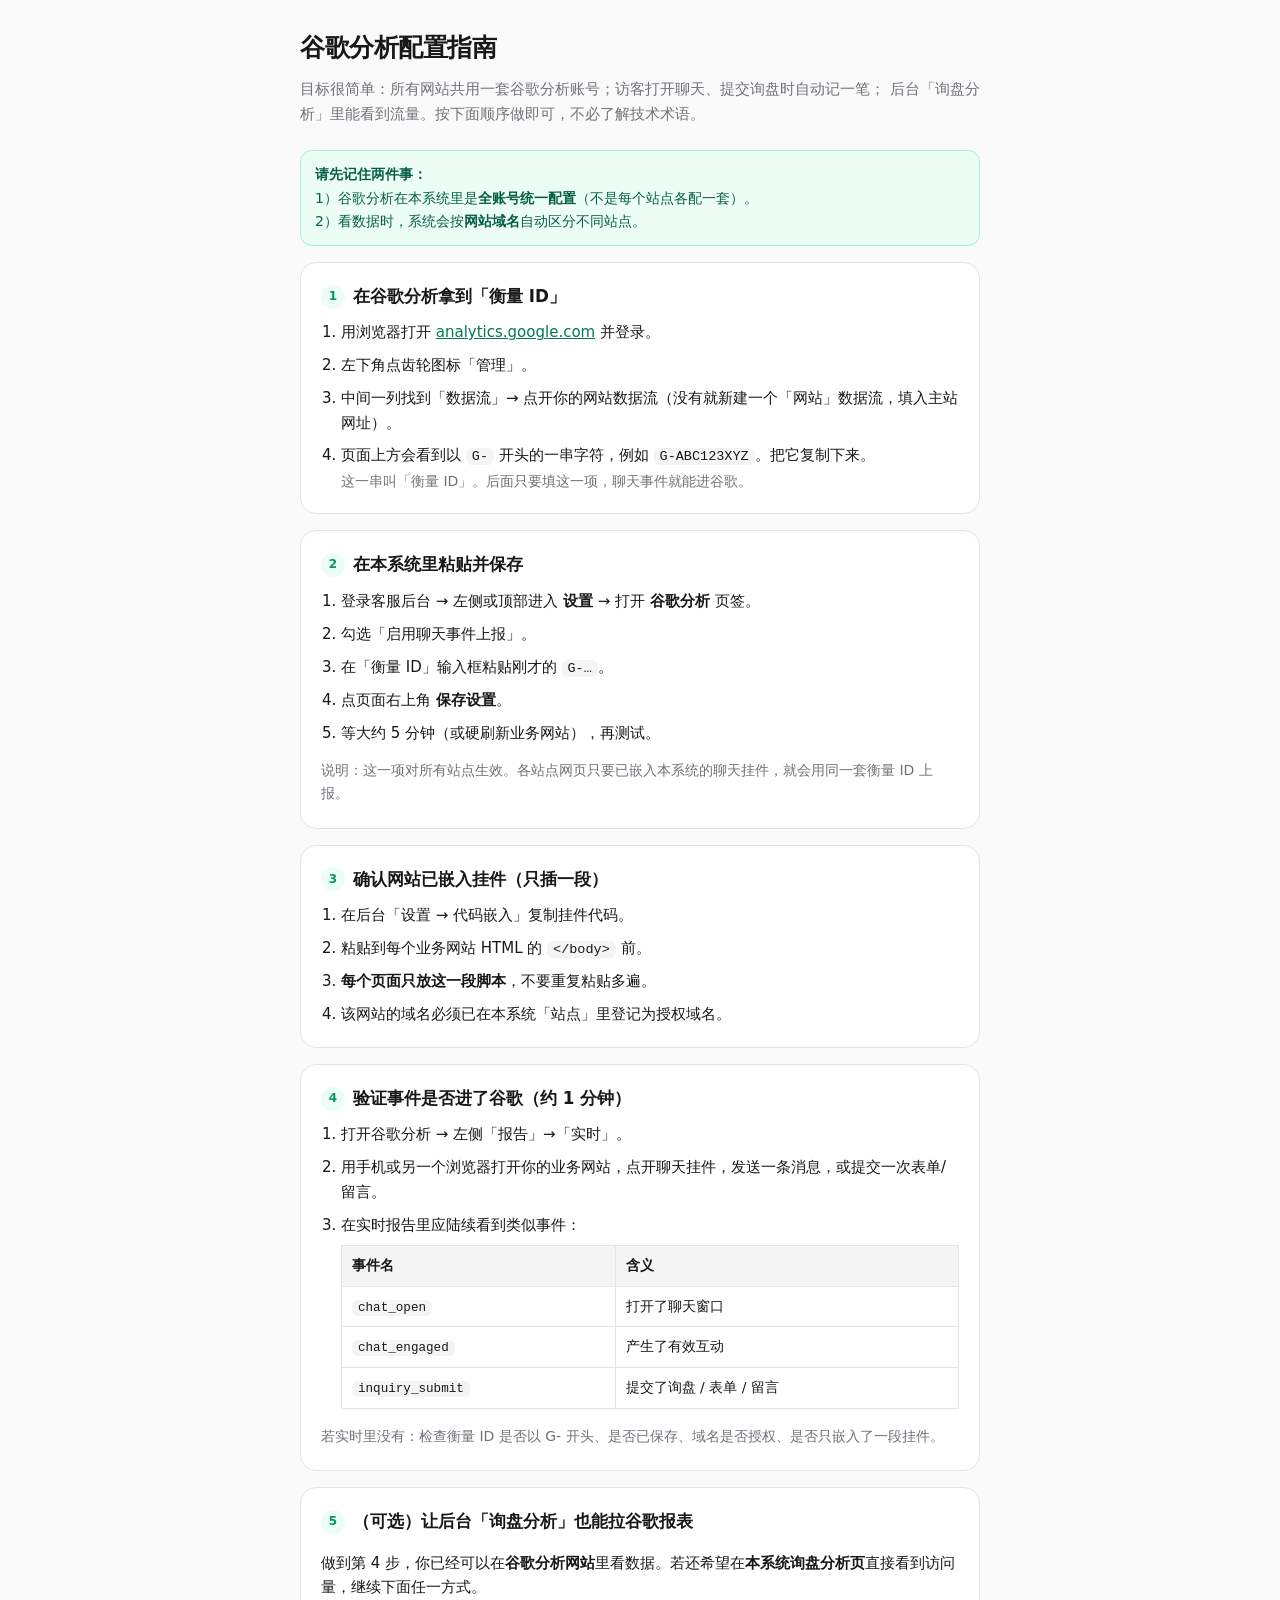
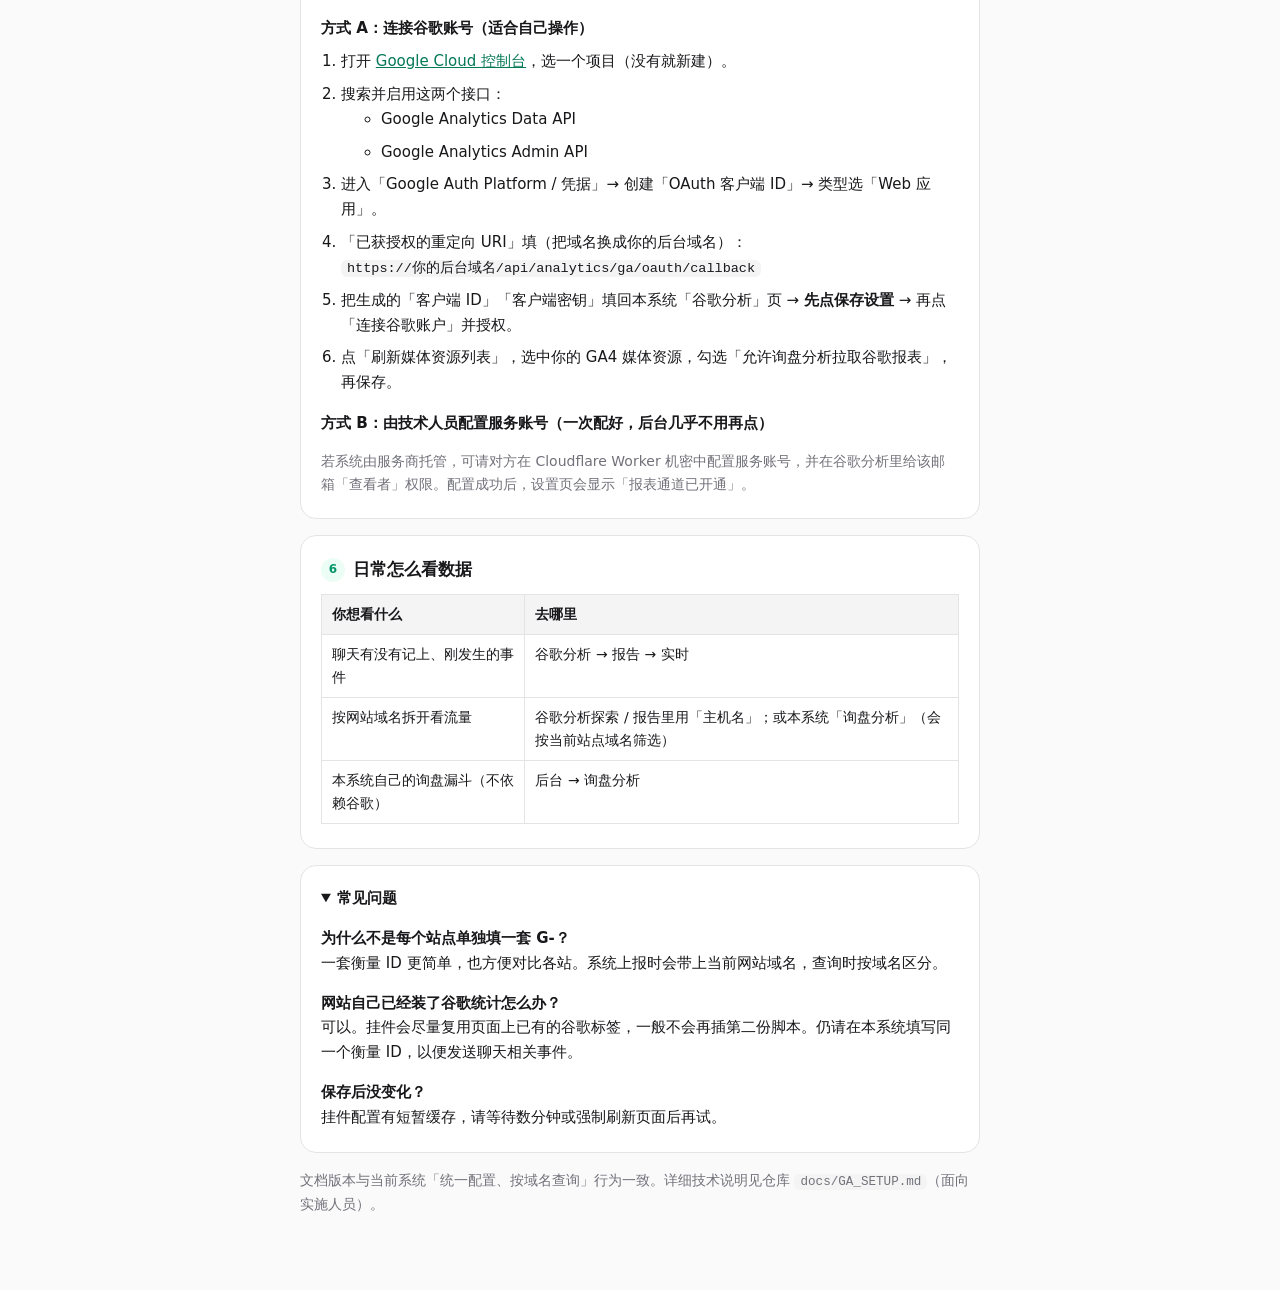
<file: client/ga-setup-guide.html>
<!DOCTYPE html>
<html lang="zh-CN">
<head>
  <meta charset="UTF-8" />
  <meta name="viewport" content="width=device-width, initial-scale=1" />
  <title>谷歌分析（GA）配置指南</title>
  <style>
    :root {
      color-scheme: light;
      --bg: #fafafa;
      --card: #fff;
      --text: #18181b;
      --muted: #71717a;
      --line: #e4e4e7;
      --accent: #059669;
      --accent-soft: #ecfdf5;
    }
    * { box-sizing: border-box; }
    body {
      margin: 0;
      font-family: system-ui, -apple-system, "Segoe UI", Roboto, "PingFang SC", "Microsoft YaHei", sans-serif;
      background: var(--bg);
      color: var(--text);
      line-height: 1.65;
      font-size: 15px;
    }
    .wrap { max-width: 720px; margin: 0 auto; padding: 28px 20px 64px; }
    h1 { font-size: 1.55rem; margin: 0 0 8px; letter-spacing: -0.02em; }
    .lead { color: var(--muted); margin: 0 0 24px; }
    .card {
      background: var(--card);
      border: 1px solid var(--line);
      border-radius: 16px;
      padding: 20px 20px 8px;
      margin-bottom: 16px;
    }
    .card h2 {
      font-size: 1.05rem;
      margin: 0 0 10px;
      display: flex;
      align-items: center;
      gap: 8px;
    }
    .step-num {
      display: inline-flex;
      width: 24px; height: 24px;
      border-radius: 999px;
      background: var(--accent-soft);
      color: var(--accent);
      font-size: 12px;
      font-weight: 700;
      align-items: center;
      justify-content: center;
      flex-shrink: 0;
    }
    ol.steps { margin: 0 0 12px; padding-left: 1.25rem; }
    ol.steps li { margin: 0 0 8px; }
    .tip {
      background: var(--accent-soft);
      border: 1px solid #a7f3d0;
      color: #065f46;
      border-radius: 12px;
      padding: 12px 14px;
      font-size: 14px;
      margin: 12px 0 16px;
    }
    code, .mono {
      font-family: ui-monospace, SFMono-Regular, Menlo, Consolas, monospace;
      font-size: 0.9em;
      background: #f4f4f5;
      padding: 1px 6px;
      border-radius: 6px;
    }
    a { color: #047857; }
    .muted { color: var(--muted); font-size: 14px; }
    table { width: 100%; border-collapse: collapse; font-size: 14px; margin: 8px 0 16px; }
    th, td { border: 1px solid var(--line); padding: 8px 10px; text-align: left; vertical-align: top; }
    th { background: #f4f4f5; }
    details { margin: 0 0 12px; }
    summary { cursor: pointer; font-weight: 600; }
  </style>
</head>
<body>
  <div class="wrap">
    <h1>谷歌分析配置指南</h1>
    <p class="lead">
      目标很简单：所有网站共用一套谷歌分析账号；访客打开聊天、提交询盘时自动记一笔；
      后台「询盘分析」里能看到流量。按下面顺序做即可，不必了解技术术语。
    </p>

    <div class="tip">
      <strong>请先记住两件事：</strong><br />
      1）谷歌分析在本系统里是<strong>全账号统一配置</strong>（不是每个站点各配一套）。<br />
      2）看数据时，系统会按<strong>网站域名</strong>自动区分不同站点。
    </div>

    <div class="card">
      <h2><span class="step-num">1</span> 在谷歌分析拿到「衡量 ID」</h2>
      <ol class="steps">
        <li>用浏览器打开 <a href="https://analytics.google.com/" target="_blank" rel="noreferrer">analytics.google.com</a> 并登录。</li>
        <li>左下角点齿轮图标「管理」。</li>
        <li>中间一列找到「数据流」→ 点开你的网站数据流（没有就新建一个「网站」数据流，填入主站网址）。</li>
        <li>页面上方会看到以 <span class="mono">G-</span> 开头的一串字符，例如 <span class="mono">G-ABC123XYZ</span>。把它复制下来。<br />
          <span class="muted">这一串叫「衡量 ID」。后面只要填这一项，聊天事件就能进谷歌。</span>
        </li>
      </ol>
    </div>

    <div class="card">
      <h2><span class="step-num">2</span> 在本系统里粘贴并保存</h2>
      <ol class="steps">
        <li>登录客服后台 → 左侧或顶部进入 <strong>设置</strong> → 打开 <strong>谷歌分析</strong> 页签。</li>
        <li>勾选「启用聊天事件上报」。</li>
        <li>在「衡量 ID」输入框粘贴刚才的 <span class="mono">G-…</span>。</li>
        <li>点页面右上角 <strong>保存设置</strong>。</li>
        <li>等大约 5 分钟（或硬刷新业务网站），再测试。</li>
      </ol>
      <p class="muted">说明：这一项对所有站点生效。各站点网页只要已嵌入本系统的聊天挂件，就会用同一套衡量 ID 上报。</p>
    </div>

    <div class="card">
      <h2><span class="step-num">3</span> 确认网站已嵌入挂件（只插一段）</h2>
      <ol class="steps">
        <li>在后台「设置 → 代码嵌入」复制挂件代码。</li>
        <li>粘贴到每个业务网站 HTML 的 <span class="mono">&lt;/body&gt;</span> 前。</li>
        <li><strong>每个页面只放这一段脚本</strong>，不要重复粘贴多遍。</li>
        <li>该网站的域名必须已在本系统「站点」里登记为授权域名。</li>
      </ol>
    </div>

    <div class="card">
      <h2><span class="step-num">4</span> 验证事件是否进了谷歌（约 1 分钟）</h2>
      <ol class="steps">
        <li>打开谷歌分析 → 左侧「报告」→「实时」。</li>
        <li>用手机或另一个浏览器打开你的业务网站，点开聊天挂件，发送一条消息，或提交一次表单/留言。</li>
        <li>在实时报告里应陆续看到类似事件：
          <table>
            <tr><th>事件名</th><th>含义</th></tr>
            <tr><td><span class="mono">chat_open</span></td><td>打开了聊天窗口</td></tr>
            <tr><td><span class="mono">chat_engaged</span></td><td>产生了有效互动</td></tr>
            <tr><td><span class="mono">inquiry_submit</span></td><td>提交了询盘 / 表单 / 留言</td></tr>
          </table>
        </li>
      </ol>
      <p class="muted">若实时里没有：检查衡量 ID 是否以 G- 开头、是否已保存、域名是否授权、是否只嵌入了一段挂件。</p>
    </div>

    <div class="card">
      <h2><span class="step-num">5</span>（可选）让后台「询盘分析」也能拉谷歌报表</h2>
      <p>做到第 4 步，你已经可以在<strong>谷歌分析网站</strong>里看数据。若还希望在<strong>本系统询盘分析页</strong>直接看到访问量，继续下面任一方式。</p>

      <h3 style="font-size:0.95rem;margin:16px 0 8px;">方式 A：连接谷歌账号（适合自己操作）</h3>
      <ol class="steps">
        <li>打开 <a href="https://console.cloud.google.com/" target="_blank" rel="noreferrer">Google Cloud 控制台</a>，选一个项目（没有就新建）。</li>
        <li>搜索并启用这两个接口：
          <ul>
            <li>Google Analytics Data API</li>
            <li>Google Analytics Admin API</li>
          </ul>
        </li>
        <li>进入「Google Auth Platform / 凭据」→ 创建「OAuth 客户端 ID」→ 类型选「Web 应用」。</li>
        <li>「已获授权的重定向 URI」填（把域名换成你的后台域名）：<br />
          <span class="mono">https://你的后台域名/api/analytics/ga/oauth/callback</span>
        </li>
        <li>把生成的「客户端 ID」「客户端密钥」填回本系统「谷歌分析」页 → <strong>先点保存设置</strong> → 再点「连接谷歌账户」并授权。</li>
        <li>点「刷新媒体资源列表」，选中你的 GA4 媒体资源，勾选「允许询盘分析拉取谷歌报表」，再保存。</li>
      </ol>

      <h3 style="font-size:0.95rem;margin:16px 0 8px;">方式 B：由技术人员配置服务账号（一次配好，后台几乎不用再点）</h3>
      <p class="muted">若系统由服务商托管，可请对方在 Cloudflare Worker 机密中配置服务账号，并在谷歌分析里给该邮箱「查看者」权限。配置成功后，设置页会显示「报表通道已开通」。</p>
    </div>

    <div class="card">
      <h2><span class="step-num">6</span> 日常怎么看数据</h2>
      <table>
        <tr><th>你想看什么</th><th>去哪里</th></tr>
        <tr>
          <td>聊天有没有记上、刚发生的事件</td>
          <td>谷歌分析 → 报告 → 实时</td>
        </tr>
        <tr>
          <td>按网站域名拆开看流量</td>
          <td>谷歌分析探索 / 报告里用「主机名」；或本系统「询盘分析」（会按当前站点域名筛选）</td>
        </tr>
        <tr>
          <td>本系统自己的询盘漏斗（不依赖谷歌）</td>
          <td>后台 → 询盘分析</td>
        </tr>
      </table>
    </div>

    <details class="card" open>
      <summary>常见问题</summary>
      <p><strong>为什么不是每个站点单独填一套 G-？</strong><br />
        一套衡量 ID 更简单，也方便对比各站。系统上报时会带上当前网站域名，查询时按域名区分。</p>
      <p><strong>网站自己已经装了谷歌统计怎么办？</strong><br />
        可以。挂件会尽量复用页面上已有的谷歌标签，一般不会再插第二份脚本。仍请在本系统填写同一个衡量 ID，以便发送聊天相关事件。</p>
      <p><strong>保存后没变化？</strong><br />
        挂件配置有短暂缓存，请等待数分钟或强制刷新页面后再试。</p>
    </details>

    <p class="muted">文档版本与当前系统「统一配置、按域名查询」行为一致。详细技术说明见仓库 <span class="mono">docs/GA_SETUP.md</span>（面向实施人员）。</p>
  </div>
</body>
</html>
</file>
